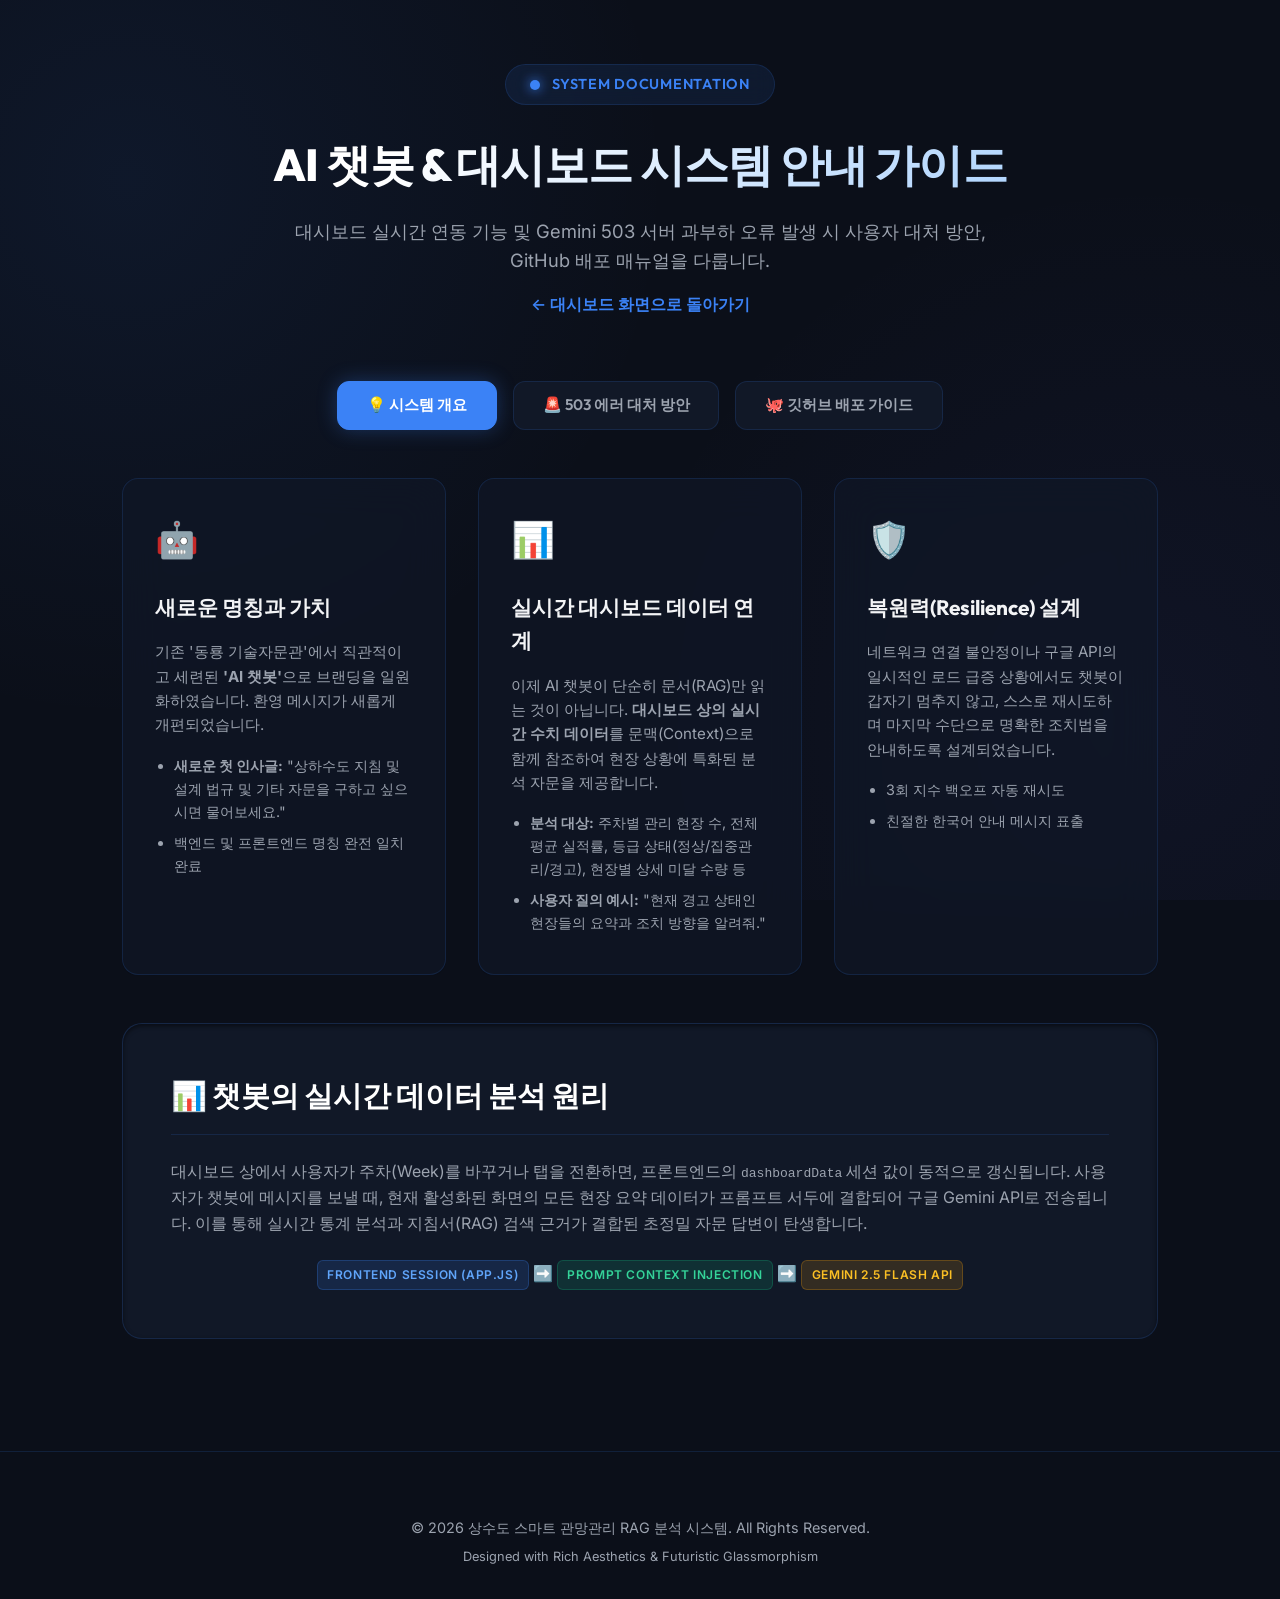
<file: dashboard/guide.html>
<!DOCTYPE html>
<html lang="ko">
<head>
    <meta charset="UTF-8">
    <meta name="viewport" content="width=device-width, initial-scale=1.0">
    <meta name="description" content="상수도 RAG 통합 대시보드 및 AI 챗봇 사용자 가이드 및 배포 매뉴얼">
    <title>AI 챗봇 & 대시보드 연계 안내 가이드</title>
    <!-- Google Fonts -->
    <link href="https://fonts.googleapis.com/css2?family=Inter:wght@300;400;500;600;700&family=Outfit:wght@400;500;600;700;800&display=swap" rel="stylesheet">
    <style>
        :root {
            --bg-primary: #0b0f19;
            --bg-secondary: #111827;
            --bg-card: rgba(17, 24, 39, 0.7);
            --border-color: rgba(59, 130, 246, 0.15);
            --border-hover: rgba(59, 130, 246, 0.4);
            --text-primary: #f3f4f6;
            --text-secondary: #9ca3af;
            --primary: #3b82f6;
            --primary-glow: rgba(59, 130, 246, 0.3);
            --success: #10b981;
            --success-glow: rgba(16, 185, 129, 0.2);
            --warning: #f59e0b;
            --warning-glow: rgba(245, 158, 11, 0.2);
            --danger: #ef4444;
            --danger-glow: rgba(239, 68, 68, 0.2);
            --indigo: #6366f1;
            --indigo-glow: rgba(99, 102, 241, 0.2);
        }

        * {
            box-sizing: border-box;
            margin: 0;
            padding: 0;
        }

        body {
            font-family: 'Inter', 'Outfit', -apple-system, BlinkMacSystemFont, "Segoe UI", Roboto, sans-serif;
            background-color: var(--bg-primary);
            color: var(--text-primary);
            line-height: 1.6;
            overflow-x: hidden;
            background-image: 
                radial-gradient(circle at 10% 20%, rgba(59, 130, 246, 0.08) 0%, transparent 40%),
                radial-gradient(circle at 90% 80%, rgba(99, 102, 241, 0.06) 0%, transparent 40%);
            background-attachment: fixed;
        }

        header {
            padding: 4rem 2rem 2rem;
            text-align: center;
            position: relative;
        }

        .logo-container {
            display: inline-flex;
            align-items: center;
            gap: 0.75rem;
            margin-bottom: 1.5rem;
            padding: 0.5rem 1.5rem;
            background: rgba(59, 130, 246, 0.1);
            border: 1px solid var(--border-color);
            border-radius: 50px;
            backdrop-filter: blur(10px);
        }

        .logo-dot {
            width: 10px;
            height: 10px;
            background-color: var(--primary);
            border-radius: 50%;
            box-shadow: 0 0 12px var(--primary);
            animation: pulse 2s infinite;
        }

        .logo-text {
            font-family: 'Outfit', sans-serif;
            font-size: 0.9rem;
            font-weight: 600;
            letter-spacing: 0.05em;
            color: var(--primary);
            text-transform: uppercase;
        }

        h1 {
            font-family: 'Outfit', sans-serif;
            font-size: 2.8rem;
            font-weight: 800;
            background: linear-gradient(135deg, #fff 30%, #93c5fd 100%);
            -webkit-background-clip: text;
            -webkit-text-fill-color: transparent;
            margin-bottom: 1rem;
            letter-spacing: -0.02em;
        }

        .subtitle {
            font-size: 1.15rem;
            color: var(--text-secondary);
            max-width: 700px;
            margin: 0 auto;
            font-weight: 400;
        }

        main {
            max-width: 1100px;
            margin: 0 auto;
            padding: 2rem;
        }

        /* Nav Tabs */
        .nav-tabs {
            display: flex;
            justify-content: center;
            gap: 1rem;
            margin-bottom: 3rem;
            flex-wrap: wrap;
        }

        .tab-btn {
            background: var(--bg-secondary);
            border: 1px solid var(--border-color);
            color: var(--text-secondary);
            padding: 0.8rem 1.8rem;
            border-radius: 12px;
            cursor: pointer;
            font-weight: 600;
            font-size: 0.95rem;
            transition: all 0.3s cubic-bezier(0.4, 0, 0.2, 1);
            font-family: 'Outfit', sans-serif;
        }

        .tab-btn:hover {
            color: var(--text-primary);
            border-color: var(--border-hover);
            transform: translateY(-2px);
            box-shadow: 0 4px 12px rgba(59, 130, 246, 0.1);
        }

        .tab-btn.active {
            background: var(--primary);
            color: white;
            border-color: var(--primary);
            box-shadow: 0 0 20px var(--primary-glow);
        }

        /* Content Sections */
        .guide-section {
            display: none;
            animation: fadeIn 0.5s ease;
        }

        .guide-section.active {
            display: block;
        }

        .grid {
            display: grid;
            grid-template-columns: repeat(auto-fit, minmax(320px, 1fr));
            gap: 2rem;
            margin-bottom: 3rem;
        }

        .card {
            background: var(--bg-card);
            border: 1px solid var(--border-color);
            border-radius: 16px;
            padding: 2rem;
            backdrop-filter: blur(20px);
            transition: all 0.3s ease;
            position: relative;
            overflow: hidden;
        }

        .card::before {
            content: '';
            position: absolute;
            top: 0;
            left: 0;
            width: 100%;
            height: 4px;
            background: transparent;
            transition: background 0.3s ease;
        }

        .card:hover {
            transform: translateY(-5px);
            border-color: var(--border-hover);
            box-shadow: 0 10px 30px rgba(0, 0, 0, 0.3);
        }

        .card.primary-border:hover::before { background: var(--primary); }
        .card.success-border:hover::before { background: var(--success); }
        .card.warning-border:hover::before { background: var(--warning); }
        .card.danger-border:hover::before { background: var(--danger); }
        .card.indigo-border:hover::before { background: var(--indigo); }

        .card-icon {
            font-size: 2.2rem;
            margin-bottom: 1.5rem;
            display: inline-block;
        }

        .card h3 {
            font-family: 'Outfit', sans-serif;
            font-size: 1.3rem;
            font-weight: 700;
            margin-bottom: 1rem;
            display: flex;
            align-items: center;
            gap: 0.5rem;
        }

        .card p {
            color: var(--text-secondary);
            font-size: 0.95rem;
            line-height: 1.6;
        }

        .card ul {
            margin-top: 1rem;
            margin-left: 1.2rem;
            color: var(--text-secondary);
            font-size: 0.9rem;
        }

        .card li {
            margin-bottom: 0.5rem;
        }

        /* Large detailed section */
        .details-wrapper {
            background: var(--bg-secondary);
            border: 1px solid var(--border-color);
            border-radius: 20px;
            padding: 3rem;
            margin-top: 2rem;
            box-shadow: inset 0 2px 4px rgba(0,0,0,0.5);
        }

        .details-wrapper h2 {
            font-family: 'Outfit', sans-serif;
            font-size: 1.8rem;
            font-weight: 700;
            margin-bottom: 1.5rem;
            border-bottom: 1px solid var(--border-color);
            padding-bottom: 1rem;
            color: white;
        }

        /* Accordion style for FAQ/Troubleshoot */
        .accordion-item {
            border: 1px solid var(--border-color);
            border-radius: 12px;
            margin-bottom: 1rem;
            overflow: hidden;
            background: rgba(17, 24, 30, 0.4);
            transition: all 0.3s ease;
        }

        .accordion-header {
            padding: 1.2rem 1.5rem;
            background: rgba(25, 33, 50, 0.3);
            cursor: pointer;
            display: flex;
            justify-content: space-between;
            align-items: center;
            font-weight: 600;
            font-family: 'Outfit', sans-serif;
            transition: background 0.3s ease;
        }

        .accordion-header:hover {
            background: rgba(59, 130, 246, 0.08);
        }

        .accordion-icon {
            font-size: 1.2rem;
            transition: transform 0.3s ease;
        }

        .accordion-content {
            max-height: 0;
            overflow: hidden;
            transition: max-height 0.3s cubic-bezier(0, 1, 0, 1);
            padding: 0 1.5rem;
            color: var(--text-secondary);
            font-size: 0.95rem;
        }

        .accordion-item.open .accordion-content {
            max-height: 1000px;
            padding: 1.2rem 1.5rem;
            border-top: 1px solid var(--border-color);
            transition: max-height 0.5s ease-in-out;
        }

        .accordion-item.open .accordion-icon {
            transform: rotate(180deg);
        }

        /* Code Block Container */
        .code-container {
            position: relative;
            background: #070a13;
            border: 1px solid rgba(59, 130, 246, 0.2);
            border-radius: 12px;
            padding: 1.2rem;
            margin: 1.5rem 0;
            font-family: 'Courier New', Courier, monospace;
            overflow-x: auto;
        }

        .code-header {
            display: flex;
            justify-content: space-between;
            align-items: center;
            margin-bottom: 0.8rem;
            border-bottom: 1px solid rgba(255,255,255,0.08);
            padding-bottom: 0.5rem;
            font-size: 0.8rem;
            color: var(--text-secondary);
        }

        .code-block {
            color: #a5b4fc;
            white-space: pre;
            font-size: 0.9rem;
            line-height: 1.5;
        }

        .copy-btn {
            background: rgba(255,255,255,0.05);
            border: 1px solid rgba(255,255,255,0.15);
            color: var(--text-primary);
            padding: 0.3rem 0.7rem;
            border-radius: 6px;
            cursor: pointer;
            font-size: 0.75rem;
            font-family: 'Inter', sans-serif;
            transition: all 0.2s ease;
        }

        .copy-btn:hover {
            background: var(--primary);
            border-color: var(--primary);
            color: white;
        }

        /* Badges */
        .badge {
            display: inline-block;
            padding: 0.25rem 0.6rem;
            font-size: 0.75rem;
            font-weight: 600;
            border-radius: 6px;
            text-transform: uppercase;
            letter-spacing: 0.05em;
        }

        .badge-danger { background: rgba(239, 68, 68, 0.15); color: #f87171; border: 1px solid rgba(239, 68, 68, 0.25); }
        .badge-warning { background: rgba(245, 158, 11, 0.15); color: #fbbf24; border: 1px solid rgba(245, 158, 11, 0.25); }
        .badge-success { background: rgba(16, 185, 129, 0.15); color: #34d399; border: 1px solid rgba(16, 185, 129, 0.25); }
        .badge-info { background: rgba(59, 130, 246, 0.15); color: #60a5fa; border: 1px solid rgba(59, 130, 246, 0.25); }

        footer {
            text-align: center;
            padding: 4rem 2rem 2rem;
            border-top: 1px solid var(--border-color);
            margin-top: 5rem;
            color: var(--text-secondary);
            font-size: 0.9rem;
        }

        .back-link {
            display: inline-flex;
            align-items: center;
            gap: 0.5rem;
            color: var(--primary);
            text-decoration: none;
            font-weight: 600;
            margin-top: 1rem;
            transition: color 0.2s ease;
        }

        .back-link:hover {
            color: #60a5fa;
            text-decoration: underline;
        }

        /* Animations */
        @keyframes pulse {
            0% { transform: scale(0.95); box-shadow: 0 0 0 0 rgba(59, 130, 246, 0.7); }
            70% { transform: scale(1); box-shadow: 0 0 0 10px rgba(59, 130, 246, 0); }
            100% { transform: scale(0.95); box-shadow: 0 0 0 0 rgba(59, 130, 246, 0); }
        }

        @keyframes fadeIn {
            from { opacity: 0; transform: translateY(15px); }
            to { opacity: 1; transform: translateY(0); }
        }

        /* Responsive */
        @media (max-width: 768px) {
            h1 { font-size: 2.2rem; }
            .details-wrapper { padding: 1.5rem; }
            .tab-btn { padding: 0.6rem 1.2rem; font-size: 0.85rem; }
        }
    </style>
</head>
<body>

    <header>
        <div class="logo-container">
            <span class="logo-dot"></span>
            <span class="logo-text">System Documentation</span>
        </div>
        <h1 id="main-title">AI 챗봇 & 대시보드 시스템 안내 가이드</h1>
        <p class="subtitle">대시보드 실시간 연동 기능 및 Gemini 503 서버 과부하 오류 발생 시 사용자 대처 방안, GitHub 배포 매뉴얼을 다룹니다.</p>
        <a href="index.html" class="back-link" id="back-to-dashboard-link">← 대시보드 화면으로 돌아가기</a>
    </header>

    <main>
        <!-- Nav Tabs -->
        <nav class="nav-tabs" aria-label="문서 탭 메뉴">
            <button class="tab-btn active" onclick="switchTab('overview', this)" id="tab-overview">💡 시스템 개요</button>
            <button class="tab-btn" onclick="switchTab('trouble', this)" id="tab-trouble">🚨 503 에러 대처 방안</button>
            <button class="tab-btn" onclick="switchTab('github', this)" id="tab-github">🐙 깃허브 배포 가이드</button>
        </nav>

        <!-- Section: Overview -->
        <section id="overview" class="guide-section active">
            <div class="grid">
                <!-- Card 1 -->
                <div class="card primary-border">
                    <span class="card-icon">🤖</span>
                    <h3>새로운 명칭과 가치</h3>
                    <p>
                        기존 '동룡 기술자문관'에서 직관적이고 세련된 <strong>'AI 챗봇'</strong>으로 브랜딩을 일원화하였습니다. 
                        환영 메시지가 새롭게 개편되었습니다.
                    </p>
                    <ul>
                        <li><strong>새로운 첫 인사글:</strong> "상하수도 지침 및 설계 법규 및 기타 자문을 구하고 싶으시면 물어보세요."</li>
                        <li>백엔드 및 프론트엔드 명칭 완전 일치 완료</li>
                    </ul>
                </div>

                <!-- Card 2 -->
                <div class="card success-border">
                    <span class="card-icon">📊</span>
                    <h3>실시간 대시보드 데이터 연계</h3>
                    <p>
                        이제 AI 챗봇이 단순히 문서(RAG)만 읽는 것이 아닙니다. 
                        <strong>대시보드 상의 실시간 수치 데이터</strong>를 문맥(Context)으로 함께 참조하여 현장 상황에 특화된 분석 자문을 제공합니다.
                    </p>
                    <ul>
                        <li><strong>분석 대상:</strong> 주차별 관리 현장 수, 전체 평균 실적률, 등급 상태(정상/집중관리/경고), 현장별 상세 미달 수량 등</li>
                        <li><strong>사용자 질의 예시:</strong> "현재 경고 상태인 현장들의 요약과 조치 방향을 알려줘."</li>
                    </ul>
                </div>

                <!-- Card 3 -->
                <div class="card indigo-border">
                    <span class="card-icon">🛡️</span>
                    <h3>복원력(Resilience) 설계</h3>
                    <p>
                        네트워크 연결 불안정이나 구글 API의 일시적인 로드 급증 상황에서도 챗봇이 갑자기 멈추지 않고, 
                        스스로 재시도하며 마지막 수단으로 명확한 조치법을 안내하도록 설계되었습니다.
                    </p>
                    <ul>
                        <li>3회 지수 백오프 자동 재시도</li>
                        <li>친절한 한국어 안내 메시지 표출</li>
                    </ul>
                </div>
            </div>

            <div class="details-wrapper">
                <h2>📊 챗봇의 실시간 데이터 분석 원리</h2>
                <p style="color: var(--text-secondary); margin-bottom: 1.5rem;">
                    대시보드 상에서 사용자가 주차(Week)를 바꾸거나 탭을 전환하면, 프론트엔드의 <code>dashboardData</code> 세션 값이 동적으로 갱신됩니다. 
                    사용자가 챗봇에 메시지를 보낼 때, 현재 활성화된 화면의 모든 현장 요약 데이터가 프롬프트 서두에 결합되어 구글 Gemini API로 전송됩니다. 
                    이를 통해 실시간 통계 분석과 지침서(RAG) 검색 근거가 결합된 초정밀 자문 답변이 탄생합니다.
                </p>
                <div style="text-align: center;">
                    <span class="badge badge-info">Frontend Session (app.js)</span> ➡️ 
                    <span class="badge badge-success">Prompt Context Injection</span> ➡️ 
                    <span class="badge badge-warning">Gemini 2.5 Flash API</span>
                </div>
            </div>
        </section>

        <!-- Section: Troubleshooting -->
        <section id="trouble" class="guide-section">
            <div class="card danger-border" style="margin-bottom: 2rem; background: rgba(239, 68, 68, 0.03);">
                <div style="display: flex; gap: 1rem; align-items: flex-start;">
                    <span style="font-size: 2rem;">❌</span>
                    <div>
                        <h3 style="color: var(--danger); margin-bottom: 0.5rem;">Gemini API 서버 일시적 과부하 (503) 현상 안내</h3>
                        <p style="color: var(--text-primary); font-size: 1rem;">
                            "Gemini API 서버가 현재 일시적인 과부하 상태(503)입니다. 잠시 후 다시 시도해 주십시오."
                        </p>
                        <p style="margin-top: 0.5rem; font-size: 0.9rem;">
                            위 메시지는 챗봇 내부에 설계된 <strong>3회 자동 재시도(지수 백오프)</strong>가 모두 실패할 정도로 구글 AI 엔진에 트래픽이 폭증했을 때 발생합니다.
                        </p>
                    </div>
                </div>
            </div>

            <div class="details-wrapper">
                <h2>🛠️ 오류 발생 시 대처 가이드 (Action Item)</h2>
                
                <div class="accordion-item open">
                    <div class="accordion-header" onclick="toggleAccordion(this)">
                        <span>1단계: 1~2분 정도의 시간 여유를 두고 질문을 다시 전송해 봅니다.</span>
                        <span class="accordion-icon">▼</span>
                    </div>
                    <div class="accordion-content">
                        구글 Gemini API의 503(Service Unavailable) 및 429(Rate Limit) 오류는 일시적인 요청 급증 스파이크(Spike) 현상에 가깝습니다. 대부분 30초에서 2분 내에 서버 부하가 해소되므로, 다른 조작 없이 입력창에 질문을 <strong>다시 입력하여 전송(Send)</strong>하시면 곧바로 정상 답변을 받아보실 수 있습니다.
                    </div>
                </div>

                <div class="accordion-item">
                    <div class="accordion-header" onclick="toggleAccordion(this)">
                        <span>2단계: 브라우저 화면을 새로고침(F5) 합니다.</span>
                        <span class="accordion-icon">▼</span>
                    </div>
                    <div class="accordion-content">
                        네트워크 소켓이 지연되었거나 브라우저 캐시로 인해 세션 연결이 중단된 경우일 수 있습니다. <code>F5</code> 또는 <code>Ctrl + F5</code>를 눌러 페이지를 새로고침한 뒤 대시보드 화면 우측 하단의 챗봇 아이콘을 열어 다시 시도하십시오.
                    </div>
                </div>

                <div class="accordion-item">
                    <div class="accordion-header" onclick="toggleAccordion(this)">
                        <span>3단계: 우측 상단의 설정(⚙️) 메뉴에서 API Key 상태를 점검합니다.</span>
                        <span class="accordion-icon">▼</span>
                    </div>
                    <div class="accordion-content">
                        등록된 API Key가 비정상적이거나 만료된 상태여도 503 혹은 400 계열의 에러가 발생할 수 있습니다. 대시보드 우측 상단의 ⚙️ 모양 아이콘 버튼을 클릭하여 현재 등록된 Gemini API Key가 정상적인지 확인하고, 필요 시 구글 AI 스튜디오에서 새로운 API Key를 생성하여 다시 대시보드에 임시 등록해 보십시오.
                    </div>
                </div>
            </div>
        </section>

        <!-- Section: GitHub Deployment -->
        <section id="github" class="guide-section">
            <div class="card primary-border" style="margin-bottom: 2rem;">
                <span class="card-icon">🐙</span>
                <h3>GitHub Pages로 대시보드 공유하기</h3>
                <p>
                    로컬 PC에서 실행 중인 통합 대시보드(<code>dashboard</code> 폴더)를 GitHub에 업로드하면, 
                    <strong>서버를 상시 켜두지 않고도 무료 정적 웹 호스팅(GitHub Pages) 링크를 생성</strong>하여 팀원들과 실시간으로 공유할 수 있습니다.
                </p>
            </div>

            <div class="details-wrapper">
                <h2>🚀 깃허브 업로드 및 배포 절차 (5단계)</h2>
                
                <h4 style="margin-top: 1.5rem; color: white;">1단계: Local Git 저장소 초기화 및 불필요한 파일 제외</h4>
                <p style="color: var(--text-secondary); margin-bottom: 0.5rem;">
                    프로젝트 루트 디렉토리에서 터미널(PowerShell 또는 Bash)을 열고 아래 명령어를 순서대로 실행합니다. 
                    (백엔드 가상환경이나 불필요한 대형 압축파일은 <code>.gitignore</code>를 작성해 깃 대상에서 제외합니다.)
                </p>
                
                <div class="code-container">
                    <div class="code-header">
                        <span>PowerShell / CMD (.gitignore 생성 및 git 초기화)</span>
                        <button class="copy-btn" onclick="copyCode(this)" id="btn-copy-git-init">Copy</button>
                    </div>
                    <div class="code-block" id="code-git-init"># 1. 깃 초기화
git init

# 2. 불필요 파일 및 폴더 제외용 .gitignore 파일 생성
echo ".venv_nlm/" >> .gitignore
echo "__pycache__/" >> .gitignore
echo "*.zip" >> .gitignore
echo ".agent" >> .gitignore

# 3. 파일 스테이징 및 최초 커밋
git add .
git commit -m "feat: RAG 대시보드 및 AI 챗봇 실시간 데이터 연계 완료"</div>
                </div>

                <h4 style="margin-top: 2rem; color: white;">2단계: GitHub에 새 리포지토리 생성 및 로컬 연결</h4>
                <p style="color: var(--text-secondary); margin-bottom: 0.5rem;">
                    개인 GitHub 계정에 로그인한 뒤, <code>New Repository</code>를 생성합니다. (리포지토리명 예: <code>water-dashboard</code>)<br>
                    생성된 GitHub 주소를 복사하여 로컬 터미널에 연결하고 최초 푸시(Push)를 수행합니다.
                </p>

                <div class="code-container">
                    <div class="code-header">
                        <span>GitHub 원격 저장소 연결 & 푸시</span>
                        <button class="copy-btn" onclick="copyCode(this)" id="btn-copy-git-push">Copy</button>
                    </div>
                    <div class="code-block" id="code-git-push"># 1. 브랜치명을 main으로 설정
git branch -M main

# 2. 본인의 깃허브 저장소 주소를 연동 (username과 repo-name 수정 필요)
git remote add origin https://github.com/사용자계정명/리포지토리명.git

# 3. 원격 저장소로 코드 전송
git push -u origin main</div>
                </div>

                <h4 style="margin-top: 2rem; color: white;">3단계: GitHub Pages 기능 활성화</h4>
                <p style="color: var(--text-secondary); margin-bottom: 1rem;">
                    코드 푸시가 완료되면, 해당 리포지토리의 웹 페이지 상에서 다음과 같이 호스팅을 켭니다.
                </p>
                <ol style="margin-left: 1.5rem; color: var(--text-secondary); margin-bottom: 1.5rem;">
                    <li style="margin-bottom: 0.5rem;">GitHub 리포지토리 화면 우측 상단의 <strong>⚙️ Settings</strong> 탭을 클릭합니다.</li>
                    <li style="margin-bottom: 0.5rem;">좌측 사이드바 메뉴에서 <strong>Code and automation</strong> 하위의 <strong>Pages</strong> 메뉴를 선택합니다.</li>
                    <li style="margin-bottom: 0.5rem;">Build and deployment 섹션의 <strong>Source</strong>가 <code>Deploy from a branch</code>로 설정되어 있는지 확인합니다.</li>
                    <li style="margin-bottom: 0.5rem;"><strong>Branch</strong> 항목에서 <code>main</code> 브랜치를 선택하고 폴더는 <code>/root</code> 또는 대시보드 구조에 따라 지정한 후 <strong>Save</strong> 버튼을 클릭합니다.</li>
                </ol>

                <h4 style="margin-top: 2rem; color: white;">4단계: 배포 웹 링크로 접속</h4>
                <p style="color: var(--text-secondary); margin-bottom: 1rem;">
                    1~2분 정도 대기한 후 Settings > Pages 페이지를 새로고침하면 상단에 <strong>"Your site is live at..."</strong>라는 안내와 함께 고유 URL 링크가 나타납니다.
                </p>
                <p style="color: var(--primary); font-weight: 600; margin-bottom: 1rem;">
                    🔗 공개 도메인 주소 형태: <span style="color: var(--success);">https://사용자계정명.github.io/리포지토리명/dashboard/index.html</span>
                </p>
                <p style="color: var(--text-secondary); font-size: 0.9rem;">
                    ※ 이 링크를 사용하면 모바일 폰이나 회사 외부 PC에서도 크롬 브라우저를 열어 우측 설정에서 API Key를 입력한 뒤, 현장 실시간 유수율 상태 및 AI 챗봇을 즉각 테스트해 볼 수 있습니다.
                </p>
            </div>
        </section>
    </main>

    <footer>
        <p>&copy; 2026 상수도 스마트 관망관리 RAG 분석 시스템. All Rights Reserved.</p>
        <p style="font-size: 0.8rem; margin-top: 0.5rem; color: var(--text-secondary);">Designed with Rich Aesthetics & Futuristic Glassmorphism</p>
    </footer>

    <script>
        // Tab switching logic
        function switchTab(tabId, btnElement) {
            // Hide all sections
            const sections = document.querySelectorAll('.guide-section');
            sections.forEach(sec => sec.classList.remove('active'));

            // Show selected section
            const targetSection = document.getElementById(tabId);
            if (targetSection) {
                targetSection.classList.add('active');
            }

            // Update active button styling
            const buttons = document.querySelectorAll('.tab-btn');
            buttons.forEach(btn => btn.classList.remove('active'));
            btnElement.classList.add('active');
        }

        // Accordion toggle logic
        function toggleAccordion(headerElement) {
            const item = headerElement.parentElement;
            item.classList.toggle('open');
        }

        // Copy Code utility
        async function copyCode(buttonElement) {
            const codeBlockId = buttonElement.id.replace('btn-copy-', 'code-');
            const codeBlock = document.getElementById(codeBlockId);
            
            if (codeBlock) {
                try {
                    await navigator.clipboard.writeText(codeBlock.innerText);
                    const originalText = buttonElement.innerText;
                    buttonElement.innerText = 'Copied!';
                    buttonElement.style.background = '#10b981';
                    buttonElement.style.borderColor = '#10b981';
                    
                    setTimeout(() => {
                        buttonElement.innerText = originalText;
                        buttonElement.style.background = '';
                        buttonElement.style.borderColor = '';
                    }, 2000);
                } catch (err) {
                    console.error('클립보드 복사 실패:', err);
                    alert('복사에 실패했습니다. 마우스 드래그로 수동 복사해 주십시오.');
                }
            }
        }
    </script>
</body>
</html>
</file>
